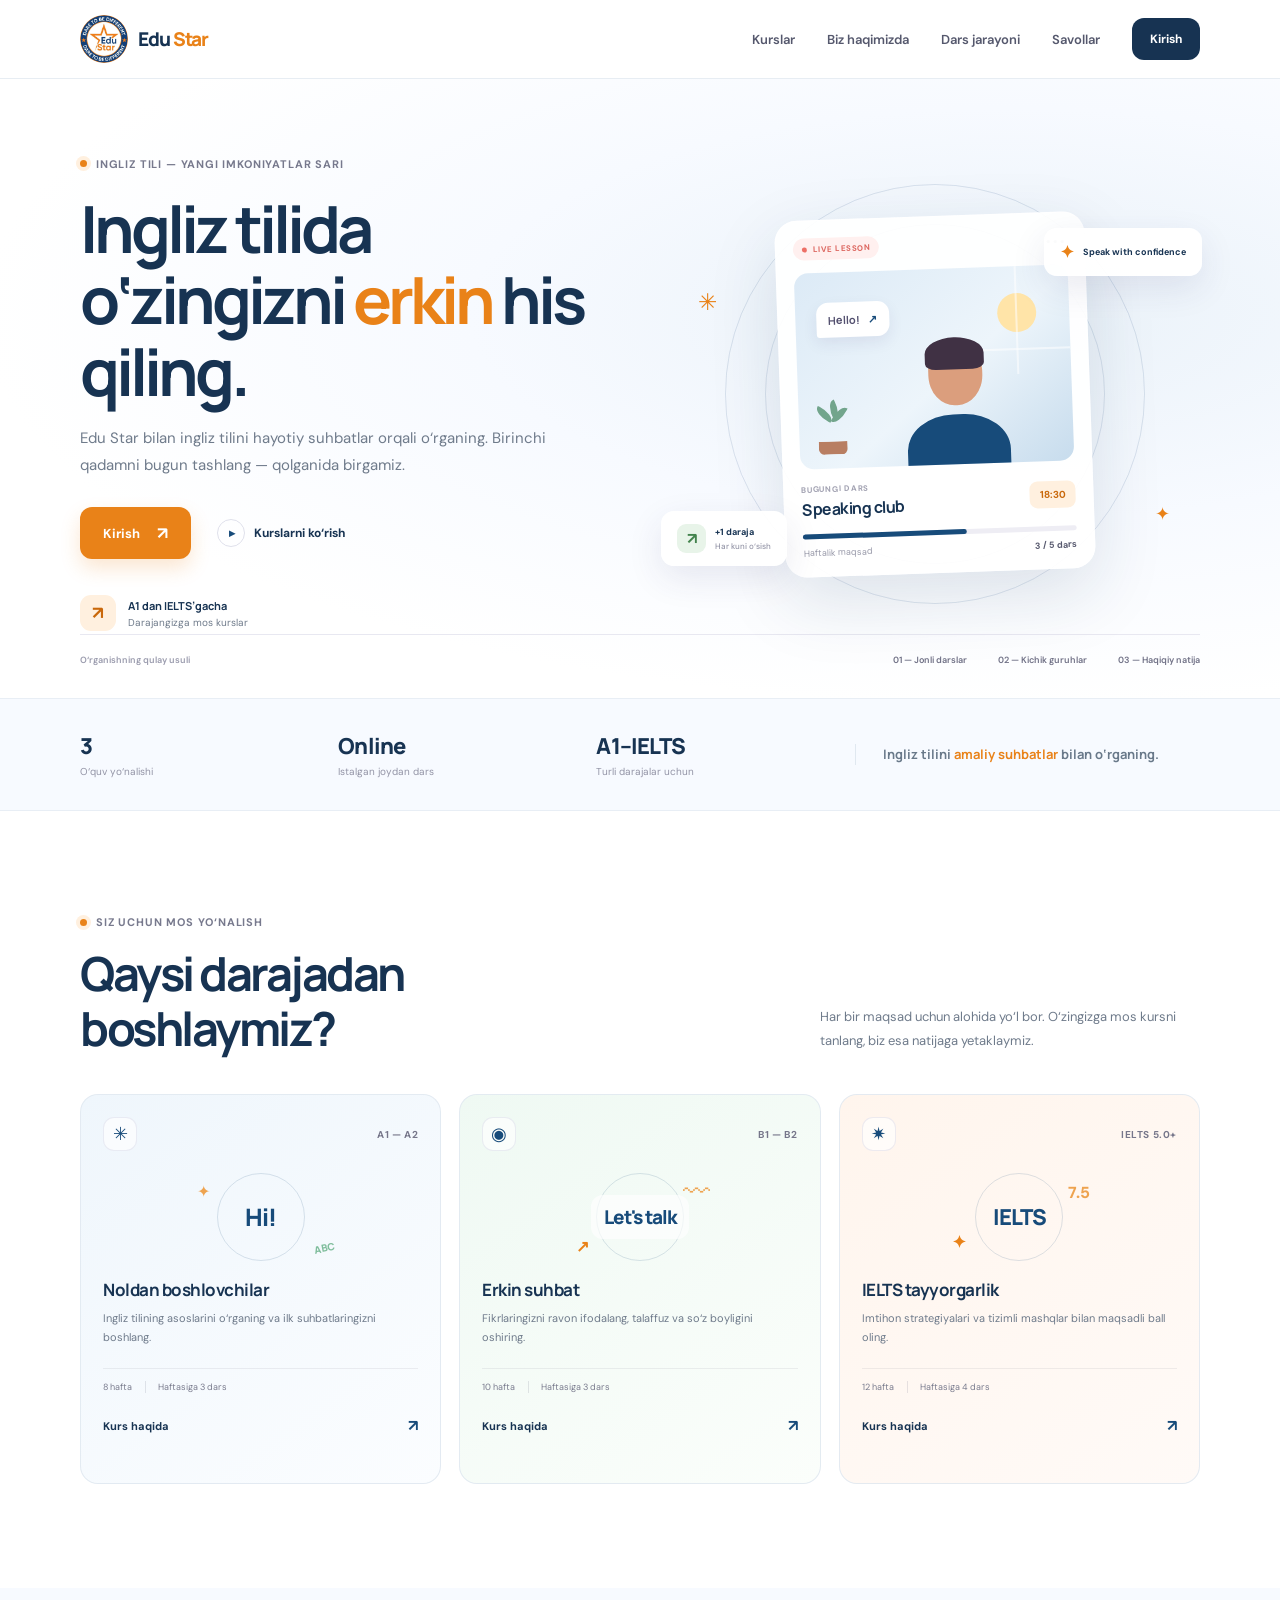
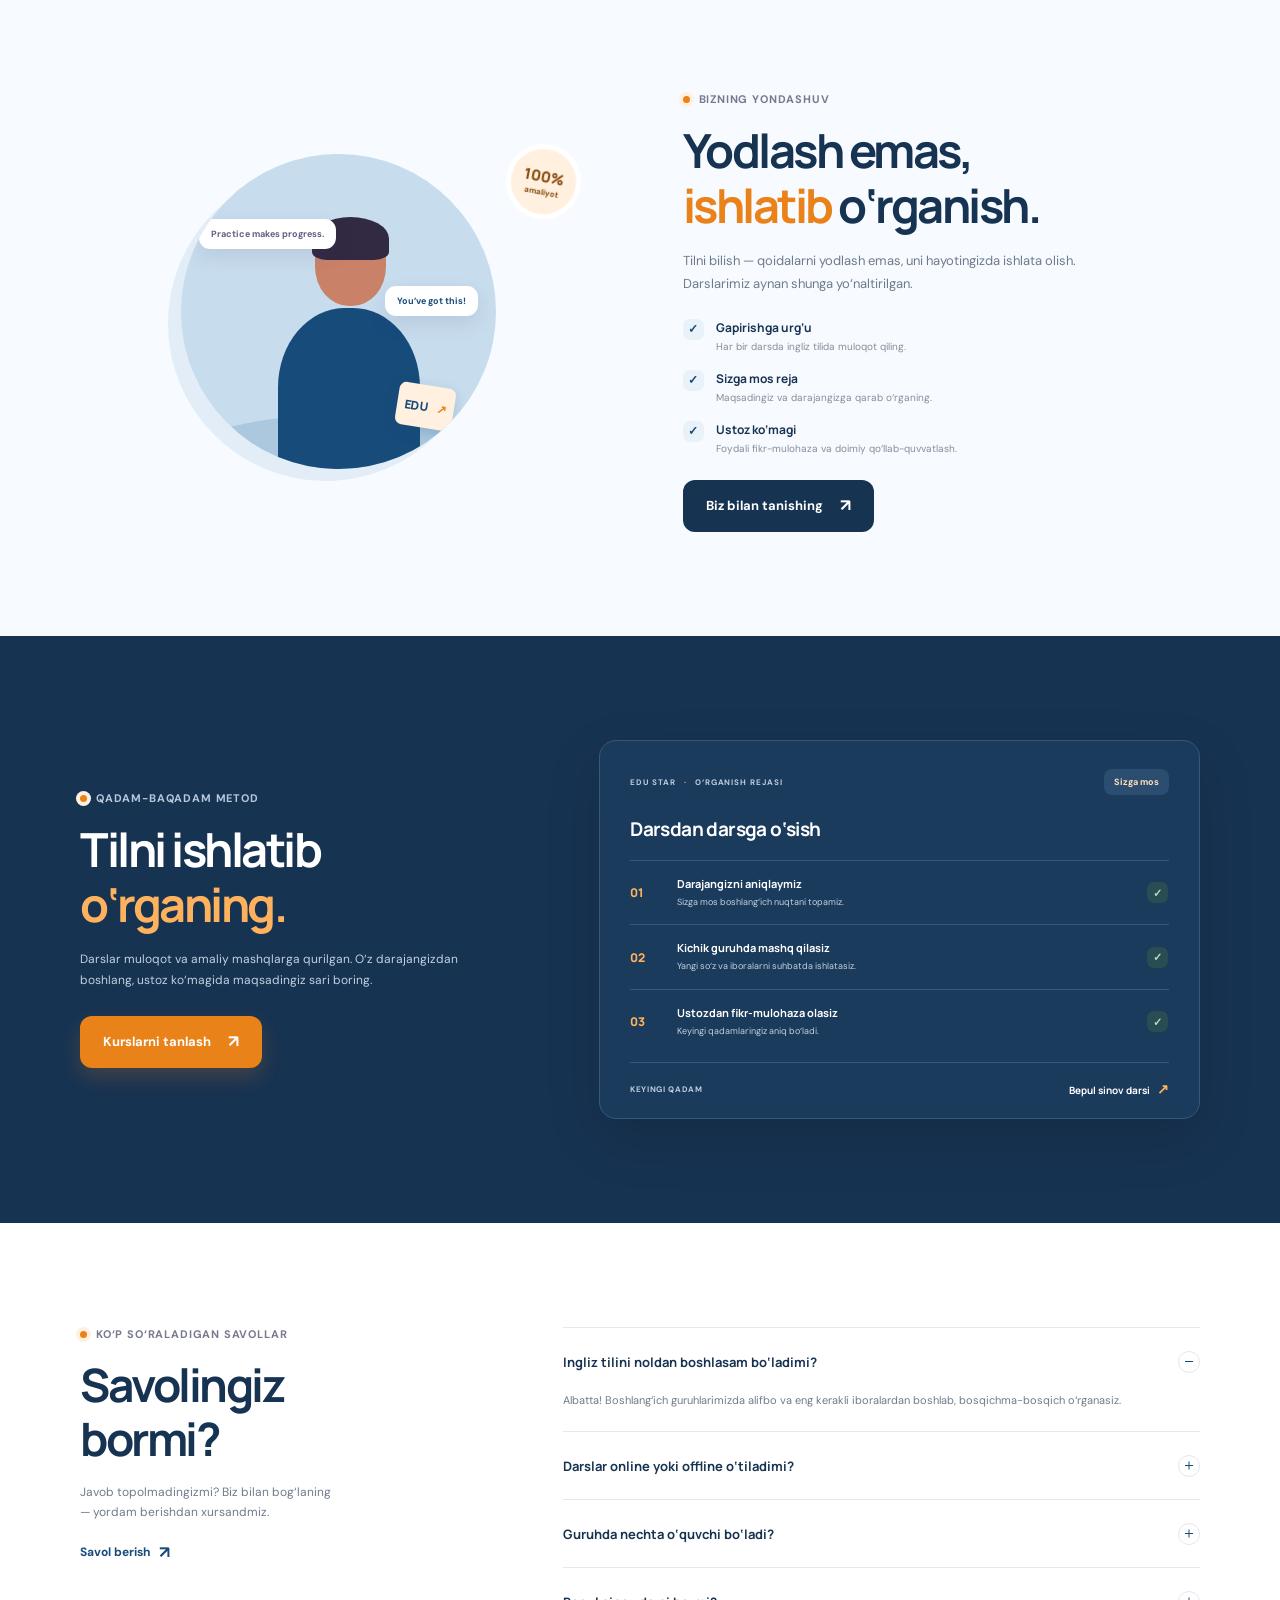
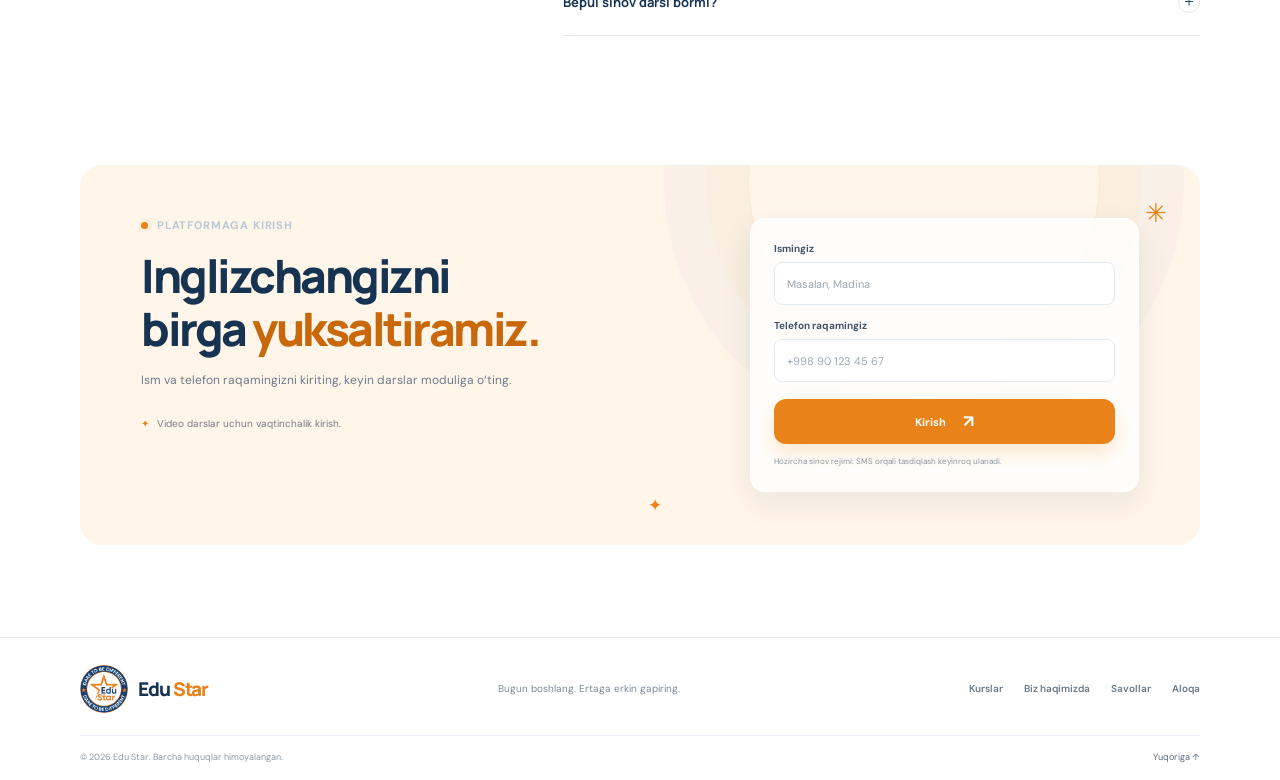
<file: index.html>
<!doctype html>
<html lang="uz">
  <head>
    <meta charset="UTF-8" />
    <meta name="viewport" content="width=device-width, initial-scale=1.0" />
    <meta
      name="description"
      content="Edu Star bilan ingliz tilini ishonch bilan o'rganing. Sizga mos kursni tanlang va ilk darsingizga yoziling."
    />
    <meta name="theme-color" content="#f7faff" />
    <meta name="google-site-verification" content="rsPSDa6e9acyLg28gBeXtJLa09QAk8QGlJ6qX73v8IU" />
    <title>Edu Star — Ingliz tilida yangi darajaga chiqing</title>
    <link rel="icon" type="image/png" href="assets/edu-star-logo.png" />
    <link rel="preconnect" href="https://fonts.googleapis.com" />
    <link rel="preconnect" href="https://fonts.gstatic.com" crossorigin />
    <link
      href="https://fonts.googleapis.com/css2?family=DM+Sans:wght@400;500;600;700&family=Manrope:wght@400;500;600;700;800&display=swap"
      rel="stylesheet"
    />
    <link rel="stylesheet" href="styles.css" />
    <script src="script.js" defer></script>
  </head>
  <body>
    <header class="site-header">
      <div class="container header-inner">
        <a class="brand" href="#home" aria-label="Edu Star bosh sahifa">
          <img class="brand-logo" src="assets/edu-star-logo.png" alt="" />
          <span class="brand-name">Edu<span> Star</span></span>
        </a>

        <button class="menu-toggle" type="button" aria-label="Menyuni ochish" aria-expanded="false">
          <span></span>
          <span></span>
        </button>

        <nav class="main-nav" aria-label="Asosiy navigatsiya">
          <a href="#courses">Kurslar</a>
          <a href="#about">Biz haqimizda</a>
          <a href="#learning">Dars jarayoni</a>
          <a href="#faq">Savollar</a>
          <a class="button button-small button-dark nav-cta" href="#contact">Kirish</a>
        </nav>
      </div>
    </header>

    <main>
      <section class="hero section" id="home">
        <div class="container hero-grid">
          <div class="hero-copy">
            <div class="eyebrow"><span class="eyebrow-dot"></span> Ingliz tili — yangi imkoniyatlar sari</div>
            <h1>Ingliz tilida<br />o‘zingizni <span>erkin</span> his qiling.</h1>
            <p class="hero-description">
              Edu Star bilan ingliz tilini hayotiy suhbatlar orqali o‘rganing.
              Birinchi qadamni bugun tashlang — qolganida birgamiz.
            </p>
            <div class="hero-actions">
              <a class="button button-primary" href="#contact">
                Kirish <span aria-hidden="true">↗</span>
              </a>
              <a class="text-link" href="#courses"><span class="play-icon">▶</span> Kurslarni ko‘rish</a>
            </div>
            <div class="hero-proof">
              <span class="proof-icon" aria-hidden="true">↗</span>
              <div>
                <strong class="proof-title">A1 dan IELTS’gacha</strong>
                <p>Darajangizga mos kurslar</p>
              </div>
            </div>
          </div>

          <div class="hero-visual" aria-label="Edu Star darslaridan lavha">
            <div class="visual-orbit orbit-one"></div>
            <div class="visual-orbit orbit-two"></div>
            <div class="floating-note note-top"><span class="note-icon">✦</span> Speak with confidence</div>
            <div class="study-card">
              <div class="study-card-top">
                <span class="live-pill"><span></span> LIVE LESSON</span>
                <span class="card-menu">•••</span>
              </div>
              <div class="lesson-illustration">
                <div class="window-sun"></div>
                <div class="window-line line-a"></div>
                <div class="window-line line-b"></div>
                <div class="plant"><i></i><i></i><i></i></div>
                <div class="person">
                  <div class="person-head"></div>
                  <div class="person-body"></div>
                </div>
                <div class="speech-bubble">Hello!<span>↗</span></div>
              </div>
              <div class="lesson-details">
                <div>
                  <p class="lesson-label">BUGUNGI DARS</p>
                  <h3>Speaking club</h3>
                </div>
                <span class="lesson-time">18:30</span>
              </div>
              <div class="lesson-progress"><span></span></div>
              <div class="lesson-footer"><span>Haftalik maqsad</span><strong>3 / 5 dars</strong></div>
            </div>
            <div class="floating-note note-bottom"><span class="streak-icon">↗</span><span><strong>+1 daraja</strong><small>Har kuni o‘sish</small></span></div>
            <span class="sparkle sparkle-one">✳</span>
            <span class="sparkle sparkle-two">✦</span>
          </div>
        </div>
        <div class="container hero-bottom">
          <span>O‘rganishning qulay usuli</span>
          <div class="hero-tags"><span>01 — Jonli darslar</span><span>02 — Kichik guruhlar</span><span>03 — Haqiqiy natija</span></div>
        </div>
      </section>

      <section class="trust-strip" aria-label="Edu Star afzalliklari">
        <div class="container trust-inner">
          <div><strong>3</strong><small>O‘quv yo‘nalishi</small></div>
          <div><strong>Online</strong><small>Istalgan joydan dars</small></div>
          <div><strong>A1–IELTS</strong><small>Turli darajalar uchun</small></div>
          <div class="trust-message">Ingliz tilini <span>amaliy suhbatlar</span> bilan o‘rganing.</div>
        </div>
      </section>

      <section class="section courses-section" id="courses">
        <div class="container">
          <div class="section-heading">
            <div>
              <div class="eyebrow"><span class="eyebrow-dot"></span> Siz uchun mos yo‘nalish</div>
              <h2>Qaysi darajadan<br />boshlaymiz?</h2>
            </div>
            <p>Har bir maqsad uchun alohida yo‘l bor. O‘zingizga mos kursni tanlang, biz esa natijaga yetaklaymiz.</p>
          </div>
          <div class="course-grid">
            <article class="course-card course-lavender">
              <div class="course-top"><span class="course-icon">✳</span><span class="course-level">A1 — A2</span></div>
              <div class="course-art beginner-art"><span>Hi!</span><i>✦</i><b>ABC</b></div>
              <h3>Noldan boshlovchilar</h3>
              <p>Ingliz tilining asoslarini o‘rganing va ilk suhbatlaringizni boshlang.</p>
              <div class="course-meta"><span>8 hafta</span><span>Haftasiga 3 dars</span></div>
              <a href="#contact" class="course-link">Kurs haqida <span>↗</span></a>
            </article>
            <article class="course-card course-mint">
              <div class="course-top"><span class="course-icon">◉</span><span class="course-level">B1 — B2</span></div>
              <div class="course-art speaking-art"><span>Let's talk</span><i>〰</i><b>↗</b></div>
              <h3>Erkin suhbat</h3>
              <p>Fikrlaringizni ravon ifodalang, talaffuz va so‘z boyligini oshiring.</p>
              <div class="course-meta"><span>10 hafta</span><span>Haftasiga 3 dars</span></div>
              <a href="#contact" class="course-link">Kurs haqida <span>↗</span></a>
            </article>
            <article class="course-card course-peach">
              <div class="course-top"><span class="course-icon">✷</span><span class="course-level">IELTS 5.0+</span></div>
              <div class="course-art ielts-art"><span>IELTS</span><i>7.5</i><b>✦</b></div>
              <h3>IELTS tayyorgarlik</h3>
              <p>Imtihon strategiyalari va tizimli mashqlar bilan maqsadli ball oling.</p>
              <div class="course-meta"><span>12 hafta</span><span>Haftasiga 4 dars</span></div>
              <a href="#contact" class="course-link">Kurs haqida <span>↗</span></a>
            </article>
          </div>
        </div>
      </section>

      <section class="section method-section" id="about">
        <div class="container method-grid">
          <div class="method-visual">
            <div class="method-circle circle-back"></div>
            <div class="method-circle circle-front">
              <div class="method-bubble bubble-one">Practice makes progress.</div>
              <div class="method-bubble bubble-two">You’ve got this!</div>
              <div class="method-person"><span></span><i></i></div>
              <div class="method-book">EDU<span>↗</span></div>
            </div>
            <div class="method-sticker"><span>100%</span><small>amaliyot</small></div>
          </div>
          <div class="method-copy">
            <div class="eyebrow"><span class="eyebrow-dot"></span> Bizning yondashuv</div>
            <h2>Yodlash emas,<br /><span>ishlatib</span> o‘rganish.</h2>
            <p class="method-intro">Tilni bilish — qoidalarni yodlash emas, uni hayotingizda ishlata olish. Darslarimiz aynan shunga yo‘naltirilgan.</p>
            <div class="method-list">
              <div><span class="check-mark">✓</span><p><strong>Gapirishga urg‘u</strong><small>Har bir darsda ingliz tilida muloqot qiling.</small></p></div>
              <div><span class="check-mark">✓</span><p><strong>Sizga mos reja</strong><small>Maqsadingiz va darajangizga qarab o‘rganing.</small></p></div>
              <div><span class="check-mark">✓</span><p><strong>Ustoz ko‘magi</strong><small>Foydali fikr-mulohaza va doimiy qo‘llab-quvvatlash.</small></p></div>
            </div>
            <a class="button button-dark" href="#contact">Biz bilan tanishing <span aria-hidden="true">↗</span></a>
          </div>
        </div>
      </section>

      <section class="section journey-section" id="learning">
        <div class="container journey-wrap">
          <div class="journey-heading">
            <div class="eyebrow eyebrow-light"><span class="eyebrow-dot"></span> QADAM-BAQADAM METOD</div>
            <h2>Tilni ishlatib<br /><span>o‘rganing.</span></h2>
            <p>Darslar muloqot va amaliy mashqlarga qurilgan. O‘z darajangizdan boshlang, ustoz ko‘magida maqsadingiz sari boring.</p>
            <a class="button button-primary" href="#courses">Kurslarni tanlash <span aria-hidden="true">↗</span></a>
          </div>
          <div class="journey-card">
            <div class="journey-card-top">
              <span class="journey-label">EDU STAR <span>·</span> O‘RGANISH REJASI</span>
              <span class="journey-tag">Sizga mos</span>
            </div>
            <h3>Darsdan darsga o‘sish</h3>
            <div class="journey-steps">
              <div class="journey-step">
                <span class="journey-number">01</span>
                <div><strong>Darajangizni aniqlaymiz</strong><small>Sizga mos boshlang‘ich nuqtani topamiz.</small></div>
                <span class="step-check">✓</span>
              </div>
              <div class="journey-step">
                <span class="journey-number">02</span>
                <div><strong>Kichik guruhda mashq qilasiz</strong><small>Yangi so‘z va iboralarni suhbatda ishlatasiz.</small></div>
                <span class="step-check">✓</span>
              </div>
              <div class="journey-step">
                <span class="journey-number">03</span>
                <div><strong>Ustozdan fikr-mulohaza olasiz</strong><small>Keyingi qadamlaringiz aniq bo‘ladi.</small></div>
                <span class="step-check">✓</span>
              </div>
            </div>
            <a class="journey-next" href="#contact"><span>KEYINGI QADAM</span><strong>Bepul sinov darsi <span aria-hidden="true">↗</span></strong></a>
          </div>
        </div>
      </section>

      <section class="section faq-section" id="faq">
        <div class="container faq-grid">
          <div>
            <div class="eyebrow"><span class="eyebrow-dot"></span> Ko‘p so‘raladigan savollar</div>
            <h2>Savolingiz<br />bormi?</h2>
            <p class="faq-side-note">Javob topolmadingizmi? Biz bilan bog‘laning — yordam berishdan xursandmiz.</p>
            <a class="text-link faq-contact" href="#contact">Savol berish <span>↗</span></a>
          </div>
          <div class="faq-list">
            <details open>
              <summary>Ingliz tilini noldan boshlasam bo‘ladimi?<span></span></summary>
              <p>Albatta! Boshlang‘ich guruhlarimizda alifbo va eng kerakli iboralardan boshlab, bosqichma-bosqich o‘rganasiz.</p>
            </details>
            <details>
              <summary>Darslar online yoki offline o‘tiladimi?<span></span></summary>
              <p>Darslarimiz online formatda o‘tiladi. Istalgan joydan qatnashishingiz va dars materiallariga qayta murojaat qilishingiz mumkin.</p>
            </details>
            <details>
              <summary>Guruhda nechta o‘quvchi bo‘ladi?<span></span></summary>
              <p>Har bir guruhda odatda 6–10 nafar o‘quvchi bo‘ladi. Bu har bir ishtirokchiga darsda faol gapirish imkonini beradi.</p>
            </details>
            <details>
              <summary>Bepul sinov darsi bormi?<span></span></summary>
              <p>Ha, birinchi tanishuv darsi bepul. Darajangizni aniqlab, sizga mos kursni birgalikda tanlaymiz.</p>
            </details>
          </div>
        </div>
      </section>

      <section class="section contact-section" id="contact">
        <div class="container contact-panel">
          <div class="contact-copy">
            <div class="eyebrow eyebrow-light"><span class="eyebrow-dot"></span> PLATFORMAGA KIRISH</div>
            <h2>Inglizchangizni<br />birga <span>yuksaltiramiz.</span></h2>
            <p>Ism va telefon raqamingizni kiriting, keyin darslar moduliga o‘ting.</p>
            <div class="contact-promise"><span>✦</span> Video darslar uchun vaqtinchalik kirish.</div>
          </div>
          <form class="contact-form" id="login-form">
            <label for="name">Ismingiz</label>
            <input id="name" name="name" type="text" placeholder="Masalan, Madina" autocomplete="name" minlength="2" maxlength="80" required />
            <label for="phone">Telefon raqamingiz</label>
            <input id="phone" name="phone" type="tel" inputmode="tel" placeholder="+998 90 123 45 67" autocomplete="tel" required />
            <button class="button button-primary form-submit" type="submit">Kirish <span aria-hidden="true">↗</span></button>
            <p class="form-message" id="login-message" role="status" aria-live="polite"></p>
            <small>Hozircha sinov rejimi: SMS orqali tasdiqlash keyinroq ulanadi.</small>
          </form>
          <span class="contact-spark contact-spark-one">✳</span>
          <span class="contact-spark contact-spark-two">✦</span>
        </div>
      </section>
    </main>

    <footer class="site-footer">
      <div class="container footer-main">
        <a class="brand footer-brand" href="#home" aria-label="Edu Star bosh sahifa">
          <img class="brand-logo" src="assets/edu-star-logo.png" alt="" />
          <span class="brand-name">Edu<span> Star</span></span>
        </a>
        <p>Bugun boshlang. Ertaga erkin gapiring.</p>
        <div class="footer-links"><a href="#courses">Kurslar</a><a href="#about">Biz haqimizda</a><a href="#faq">Savollar</a><a href="#contact">Aloqa</a></div>
      </div>
      <div class="container footer-bottom"><span>© 2026 Edu Star. Barcha huquqlar himoyalangan.</span><a href="#home">Yuqoriga ↑</a></div>
    </footer>
  </body>
</html>
</file>
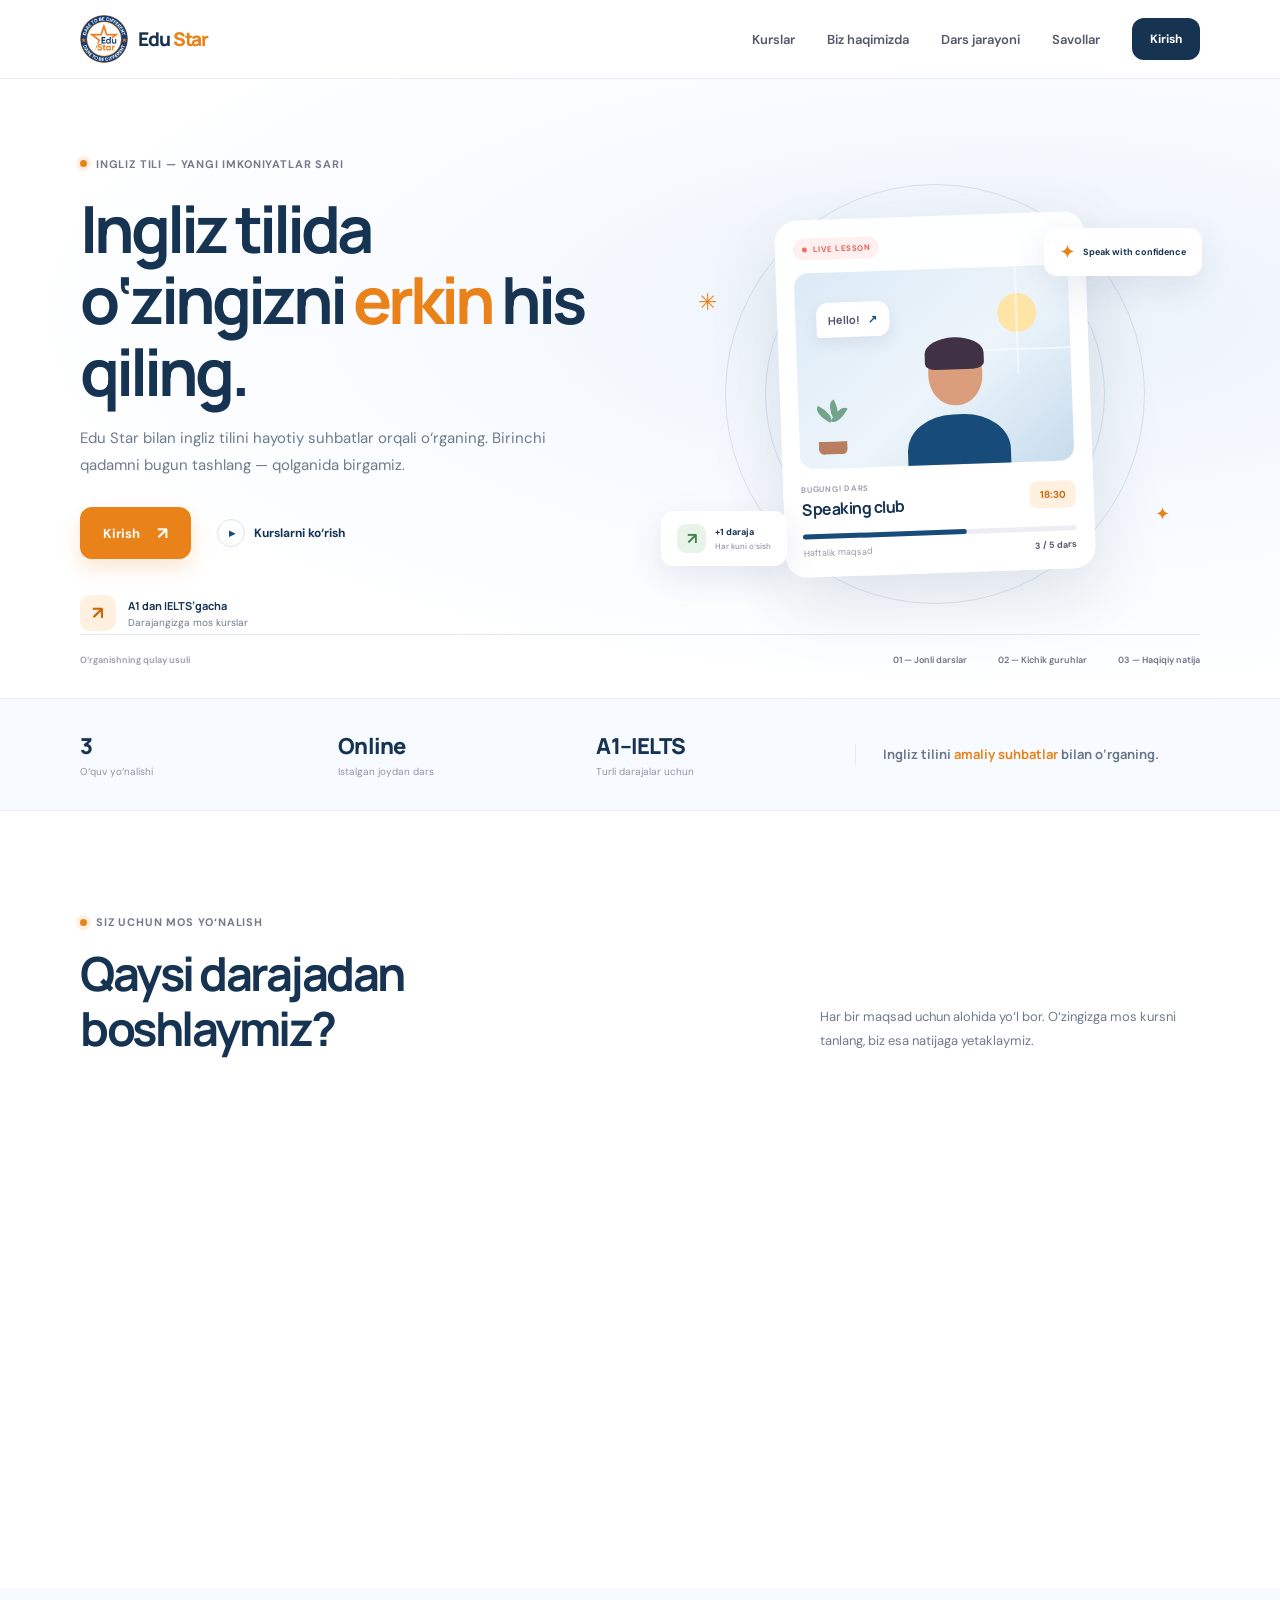
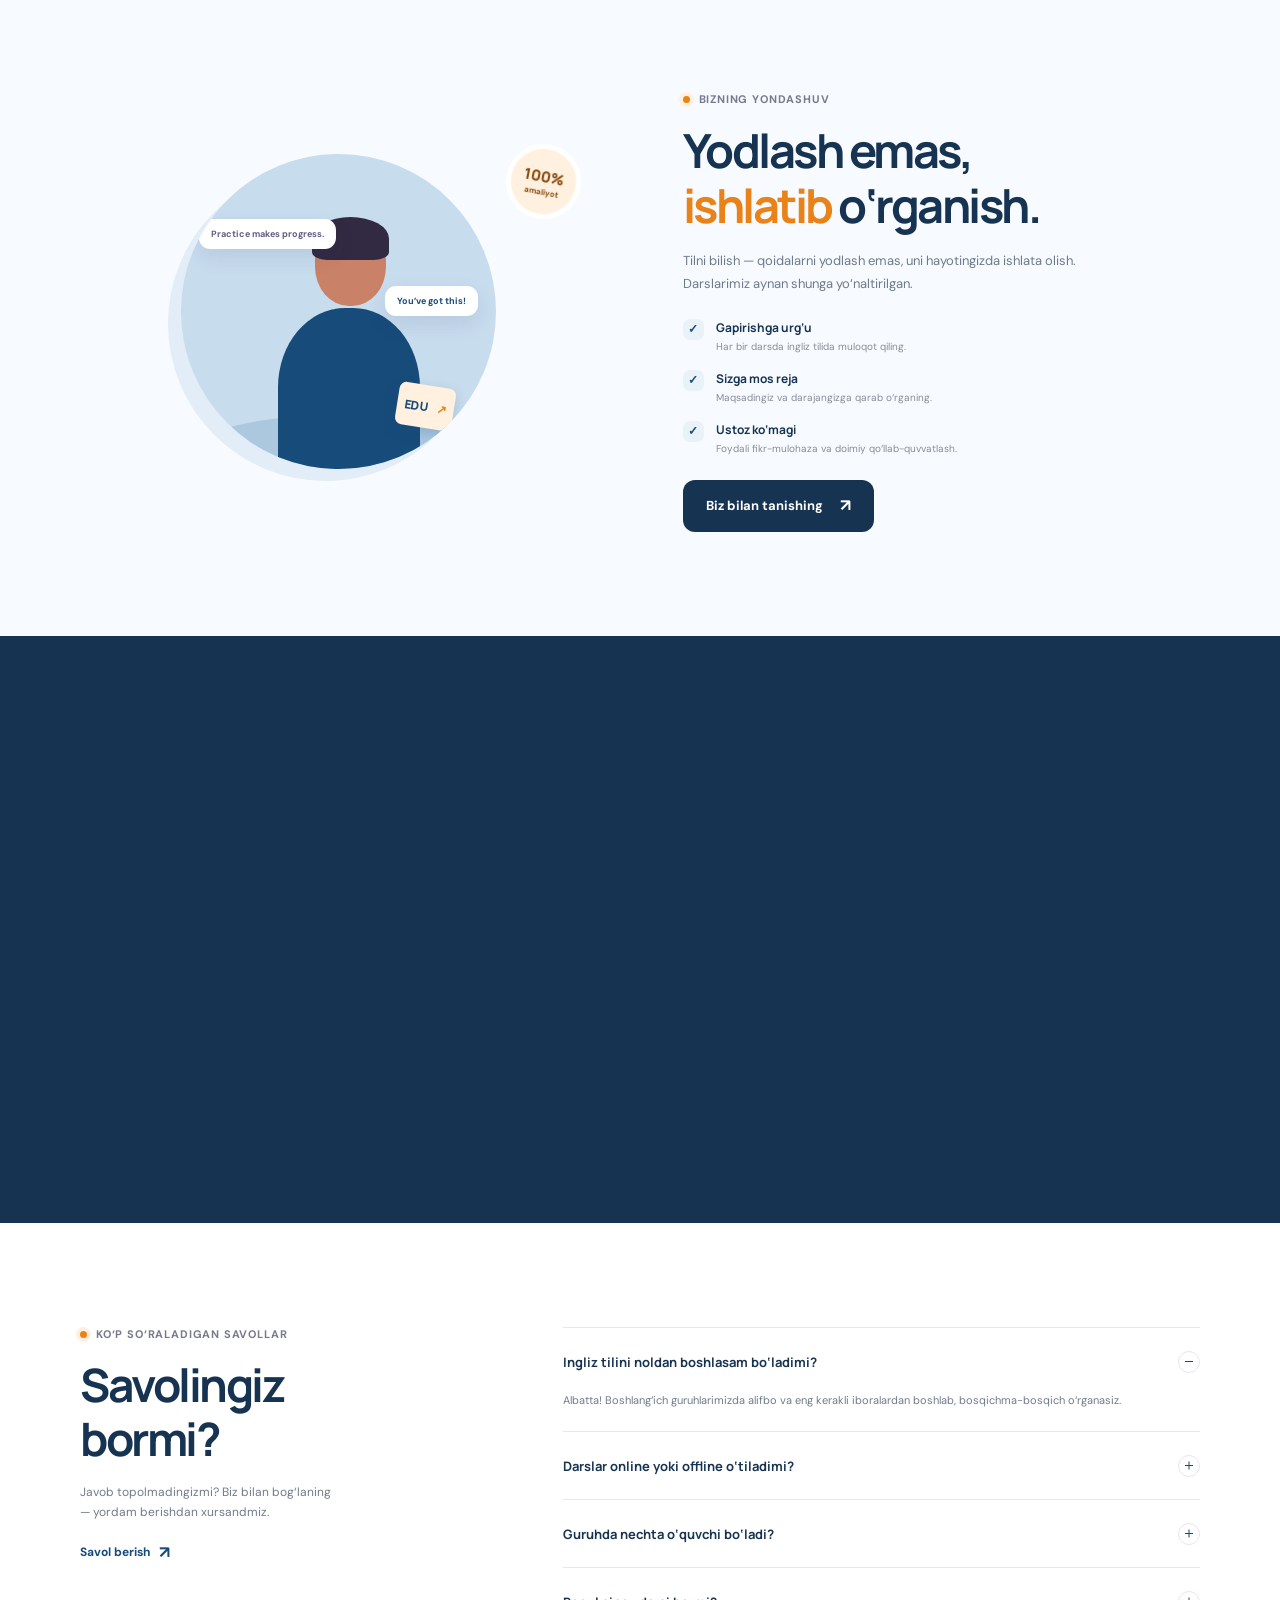
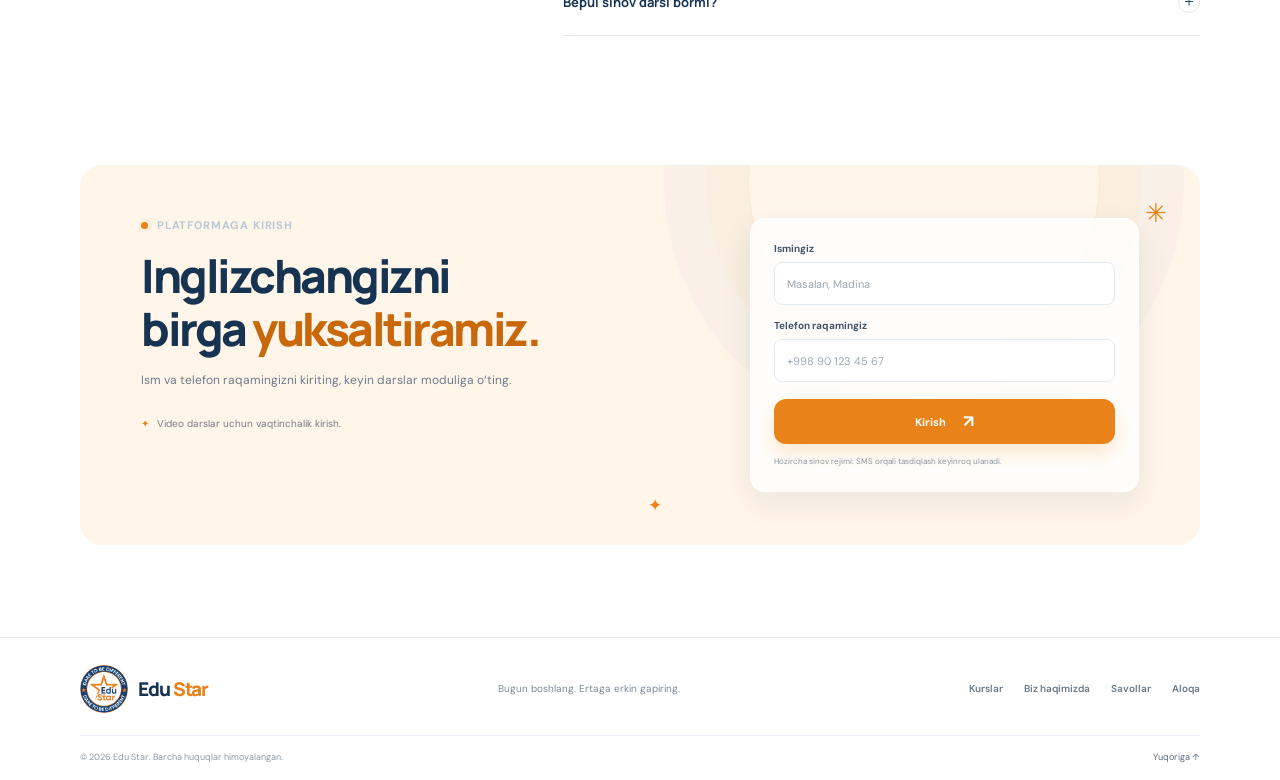
<file: lessons.html>
<!doctype html>
<html lang="uz">
  <head>
    <meta charset="UTF-8" />
    <meta name="viewport" content="width=device-width, initial-scale=1.0" />
    <meta name="robots" content="noindex, nofollow" />
    <meta name="theme-color" content="#f7faff" />
    <title>Exam Speaking Mocks — Edu Star</title>
    <link rel="icon" type="image/png" href="assets/edu-star-logo.png" />
    <link rel="preconnect" href="https://fonts.googleapis.com" />
    <link rel="preconnect" href="https://fonts.gstatic.com" crossorigin />
    <link
      href="https://fonts.googleapis.com/css2?family=DM+Sans:wght@400;500;600;700&family=Manrope:wght@400;500;600;700;800&display=swap"
      rel="stylesheet"
    />
    <link rel="stylesheet" href="styles.css" />
    <script src="lessons.js" defer></script>
  </head>
  <body>
    <header class="site-header">
      <div class="container header-inner student-header">
        <a class="brand" href="index.html" aria-label="Edu Star bosh sahifa">
          <img class="brand-logo" src="assets/edu-star-logo.png" alt="" />
          <span class="brand-name">Edu<span> Star</span></span>
        </a>
        <div class="student-session">
          <span class="student-greeting">Salom, <strong id="student-name"></strong></span>
          <button class="student-logout" id="logout" type="button">Chiqish</button>
        </div>
      </div>
    </header>

    <main class="student-main">
      <section class="section student-section">
        <div class="container">
          <div class="module-tabs" role="tablist" aria-label="O‘quv bo‘limlari">
            <button
              class="module-tab"
              id="reading-tab"
              type="button"
              role="tab"
              aria-selected="true"
              aria-controls="reading-panel"
              data-module="reading"
            >
              Reading <span>(CEFR)</span>
            </button>
            <button
              class="module-tab"
              id="speaking-tab"
              type="button"
              role="tab"
              aria-selected="false"
              aria-controls="speaking-panel"
              data-module="speaking"
            >
              Exam Speaking Mocks
            </button>
          </div>

          <div class="module-panel" id="reading-panel" role="tabpanel" aria-labelledby="reading-tab">
            <div class="student-intro">
              <div class="eyebrow"><span class="eyebrow-dot"></span> CEFR O‘QUV MODULI</div>
              <h1>Reading (CEFR)</h1>
              <p>Darajangizga mos reading matnlari, topshiriqlar va testlar bu bo‘limda joylanadi.</p>
            </div>

            <div class="lesson-grid">
              <article class="lesson-card">
                <div class="lesson-video">
                  <video controls preload="metadata" playsinline>
                    <source src="assets/videos/reading-completion-technique.mp4" type="video/mp4" />
                    Brauzeringiz videoni o‘ynata olmaydi.
                  </video>
                </div>
                <div class="lesson-card-body">
                  <span class="lesson-number">LESSON 01</span>
                  <h2>Reading Completion: bajarish texnikasi</h2>
                </div>
              </article>
            </div>
          </div>

          <div class="module-panel" id="speaking-panel" role="tabpanel" aria-labelledby="speaking-tab" hidden>
          <div class="student-intro">
            <div class="eyebrow"><span class="eyebrow-dot"></span> O‘QUV MODULI</div>
            <h1>Exam Speaking Mocks</h1>
            <p>Haqiqiy imtihon formatidagi speaking mashqlarini ketma-ket tomosha qiling.</p>
          </div>

          <div class="lesson-grid">
            <article class="lesson-card">
              <div class="lesson-video">
                <video controls preload="metadata" playsinline>
                  <source src="assets/videos/exam-speaking-mock-01.mp4" type="video/mp4" />
                  Brauzeringiz videoni o‘ynata olmaydi.
                </video>
              </div>
              <div class="lesson-card-body">
                <span class="lesson-number">MOCK 01</span>
                <h2>Real Exam Speaking Mock</h2>
              </div>
            </article>
            <article class="lesson-card">
              <div class="lesson-video">
                <video controls preload="metadata" playsinline>
                  <source src="assets/videos/exam-speaking-mock-02.mp4" type="video/mp4" />
                  Brauzeringiz videoni o‘ynata olmaydi.
                </video>
              </div>
              <div class="lesson-card-body">
                <span class="lesson-number">MOCK 02</span>
                <h2>Real Exam Speaking Mock</h2>
              </div>
            </article>
            <article class="lesson-card">
              <div class="lesson-video">
                <video controls preload="metadata" playsinline>
                  <source src="assets/videos/exam-speaking-mock-03.mp4" type="video/mp4" />
                  Brauzeringiz videoni o‘ynata olmaydi.
                </video>
              </div>
              <div class="lesson-card-body">
                <span class="lesson-number">MOCK 03</span>
                <h2>Real Exam Speaking Mock</h2>
              </div>
            </article>
            <article class="lesson-card">
              <div class="lesson-video">
                <video controls preload="metadata" playsinline>
                  <source src="assets/videos/exam-speaking-mock-04.mp4" type="video/mp4" />
                  Brauzeringiz videoni o‘ynata olmaydi.
                </video>
              </div>
              <div class="lesson-card-body">
                <span class="lesson-number">MOCK 04</span>
                <h2>Real Exam Speaking Mock</h2>
              </div>
            </article>
          </div>

          <p class="student-demo-note">Kirish hozircha sinov rejimida. SMS orqali tasdiqlash keyinroq ulanadi.</p>
          </div>
        </div>
      </section>
    </main>

    <footer class="site-footer">
      <div class="container footer-bottom">
        <span>© 2026 Edu Star. Barcha huquqlar himoyalangan.</span>
        <a href="index.html#contact">Bosh sahifa</a>
      </div>
    </footer>
  </body>
</html>
</file>
<file: styles.css>
:root {
  color-scheme: light;
  --ink: #173352;
  --muted: #6f7b8b;
  --blue: #174b7a;
  --blue-deep: #10385f;
  --orange: #e98218;
  --orange-deep: #c9680b;
  --lavender: #eaf2f9;
  --line: #e2e9f1;
  --paper: #fff;
  --soft: #f7faff;
  --font-display: "Manrope", sans-serif;
  --font-body: "DM Sans", sans-serif;
}

* { box-sizing: border-box; }
html { scroll-behavior: smooth; scroll-padding-top: 90px; }
body { margin: 0; background: var(--paper); color: var(--ink); font-family: var(--font-body); -webkit-font-smoothing: antialiased; }
button, input { font: inherit; }
a { color: inherit; text-decoration: none; }
.container { width: min(1120px, calc(100% - 48px)); margin-inline: auto; }
.section { padding: 104px 0; }
.site-header { position: sticky; z-index: 20; top: 0; background: rgba(255,255,255,.9); backdrop-filter: blur(18px); border-bottom: 1px solid rgba(226,233,241,.8); }
.header-inner { display: flex; align-items: center; justify-content: space-between; height: 78px; }
.brand { display: inline-flex; align-items: center; gap: 10px; }
.brand-logo { display: block; width: 48px; height: 48px; flex: 0 0 auto; border-radius: 50%; object-fit: contain; transition: transform .25s ease; }
.brand:hover .brand-logo { transform: rotate(-4deg) scale(1.04); }
.brand-name { font: 800 19px var(--font-display); letter-spacing: -1.1px; }
.brand-name span { color: var(--orange); }
.main-nav { display: flex; align-items: center; gap: 32px; color: #55586d; font-size: 13px; font-weight: 600; }
.main-nav > a:not(.button):hover, .footer-links a:hover { color: var(--orange); }
.button { display: inline-flex; min-height: 52px; align-items: center; justify-content: center; gap: 17px; padding: 0 23px; border: 0; border-radius: 12px; font-size: 13px; font-weight: 700; transition: transform .2s, box-shadow .2s, background .2s; cursor: pointer; }
.button:hover { transform: translateY(-2px); box-shadow: 0 12px 25px rgba(23,63,112,.16); }
.button-small { min-height: 42px; padding-inline: 18px; font-size: 12px; }
.button-primary { background: var(--orange); color: white; box-shadow: 0 9px 20px rgba(233,130,24,.2); }
.button-primary:hover { background: var(--orange-deep); }
.button-dark { background: var(--ink); color: white; }
.button-dark:hover { background: #24496d; }
.button span { font-size: 17px; line-height: 1; }
.menu-toggle { display: none; }

.hero { position: relative; overflow: hidden; padding-top: 75px; padding-bottom: 32px; background: radial-gradient(ellipse at 79% 38%, #eaf2f9 0, #f7faff 38%, #fff 72%); }
.hero-grid { display: grid; min-height: 480px; grid-template-columns: 1.03fr .97fr; align-items: center; gap: 28px; }
.hero-copy { animation: fade-up .65s ease-out both; }
.eyebrow { display: flex; align-items: center; gap: 9px; color: #77798d; font-size: 11px; font-weight: 700; letter-spacing: .075em; text-transform: uppercase; }
.eyebrow-dot { width: 7px; height: 7px; border-radius: 50%; background: var(--orange); box-shadow: 0 0 0 4px #fff0df; }
h1, h2, h3, p { margin-top: 0; }
h1, h2, h3 { font-family: var(--font-display); }
.hero h1 { margin: 22px 0 18px; font-size: clamp(43px, 5.1vw, 65px); line-height: 1.1; letter-spacing: -4px; }
.hero h1 span, .method-copy h2 span, .contact-copy h2 span { color: var(--orange); }
.hero-description { max-width: 470px; color: var(--muted); font-size: 15px; line-height: 1.8; }
.hero-actions { display: flex; align-items: center; gap: 26px; margin-top: 28px; }
.text-link { display: inline-flex; align-items: center; gap: 9px; font-size: 12px; font-weight: 700; }
.play-icon { display: grid; width: 28px; height: 28px; place-items: center; padding-left: 2px; border: 1px solid #dfe0eb; border-radius: 50%; color: var(--blue); font-size: 8px; }
.hero-proof { display: flex; align-items: center; gap: 12px; margin-top: 36px; }
.proof-icon { display: grid; width: 36px; height: 36px; flex: 0 0 auto; place-items: center; border-radius: 11px; background: #fff0df; color: var(--orange-deep); font-size: 18px; font-weight: 700; }
.hero-proof p { margin: 3px 0 0; color: var(--muted); font-size: 10px; }.hero-proof strong { color: var(--ink); }.proof-title { display: block; font: 700 11px var(--font-display); }
.hero-visual { position: relative; display: grid; min-height: 455px; place-items: center; animation: fade-in .85s .12s ease-out both; }
.visual-orbit { position: absolute; border: 1px solid rgba(23,75,122,.13); border-radius: 50%; }
.orbit-one { width: 420px; height: 420px; }.orbit-two { width: 340px; height: 340px; }
.study-card { position: relative; z-index: 2; width: 310px; padding: 17px; border: 1px solid rgba(255,255,255,.85); border-radius: 22px; background: rgba(255,255,255,.92); box-shadow: 0 24px 70px rgba(23,51,82,.13); transform: rotate(-2deg); }
.study-card-top, .lesson-details, .lesson-footer { display: flex; align-items: center; justify-content: space-between; }
.live-pill { display: inline-flex; align-items: center; gap: 6px; padding: 6px 9px; border-radius: 20px; background: #fff0ef; color: #dc655e; font-size: 8px; font-weight: 700; letter-spacing: .06em; }
.live-pill span { width: 5px; height: 5px; border-radius: 50%; background: #ed6f66; }
.card-menu { color: #a4a5b4; font-size: 13px; letter-spacing: 2px; }
.lesson-illustration { position: relative; overflow: hidden; height: 196px; margin: 13px 0 15px; border-radius: 14px; background: linear-gradient(140deg, #dceaf6, #edf5fb 55%, #c7dced); }
.window-sun { position: absolute; top: 27px; right: 33px; width: 39px; height: 39px; border-radius: 50%; background: #ffe4a8; }
.window-line { position: absolute; top: 0; right: 52px; width: 2px; height: 108px; background: rgba(255,255,255,.55); }
.line-b { right: 0; top: 82px; width: 125px; height: 2px; }
.plant { position: absolute; bottom: 14px; left: 19px; width: 29px; height: 43px; border-bottom: 13px solid #b87e62; border-radius: 0 0 6px 6px; }
.plant i { position: absolute; bottom: 22px; left: 12px; width: 9px; height: 19px; border-radius: 90% 0 90% 0; background: #72a58c; transform: rotate(-25deg); }
.plant i:nth-child(2) { left: 2px; bottom: 18px; transform: rotate(-60deg); }.plant i:nth-child(3) { left: 17px; bottom: 17px; transform: rotate(30deg); }
.person { position: absolute; bottom: 0; left: 96px; width: 113px; height: 126px; }
.person-head { position: absolute; z-index: 1; top: 4px; left: 35px; width: 54px; height: 63px; border-radius: 45% 45% 48% 48%; background: #db9e7d; }
.person-head:before { position: absolute; top: -5px; left: -3px; width: 59px; height: 32px; border-radius: 52% 52% 20% 20%; background: #403144; content: ""; }
.person-body { position: absolute; bottom: -30px; left: 12px; width: 103px; height: 80px; border-radius: 45% 45% 0 0; background: var(--blue); }
.speech-bubble { position: absolute; z-index: 3; top: 30px; left: 21px; padding: 10px 12px; border-radius: 12px 12px 12px 3px; background: white; color: #53506f; font: 700 11px var(--font-display); box-shadow: 0 6px 15px rgba(50,44,100,.08); }
.speech-bubble span { margin-left: 8px; color: var(--blue); }
.lesson-details h3 { margin: 4px 0 0; font-size: 16px; letter-spacing: -.5px; }
.lesson-label { margin: 0; color: #a1a1b1; font-size: 8px; font-weight: 700; letter-spacing: .09em; }
.lesson-time { padding: 7px 10px; border-radius: 8px; background: #fff0df; color: var(--orange-deep); font-size: 10px; font-weight: 700; }
.lesson-progress { height: 5px; margin: 14px 0 8px; border-radius: 5px; background: #eeedf4; }.lesson-progress span { display: block; width: 60%; height: 100%; border-radius: inherit; background: var(--blue); }
.lesson-footer { color: #9899a9; font-size: 9px; }.lesson-footer strong { color: #57596e; font-size: 9px; }
.floating-note { position: absolute; z-index: 3; display: flex; align-items: center; gap: 9px; padding: 12px 15px; border: 1px solid rgba(255,255,255,.8); border-radius: 13px; background: rgba(255,255,255,.95); box-shadow: 0 12px 35px rgba(46,45,103,.1); font-size: 9px; font-weight: 700; }
.note-top { top: 61px; right: -2px; animation: float-note 5s ease-in-out infinite; }.note-icon { color: var(--orange); font-size: 17px; }.note-bottom { bottom: 56px; left: -9px; animation: float-note 5s 1.2s ease-in-out infinite; }.streak-icon { display: grid; width: 29px; height: 29px; place-items: center; border-radius: 9px; background: #e8f4e9; color: #43834d; font-size: 16px; }.note-bottom strong, .note-bottom small { display: block; }.note-bottom small { margin-top: 3px; color: #9394a6; font-size: 8px; font-weight: 500; }
.sparkle { position: absolute; color: var(--orange); animation: sparkle 3s ease-in-out infinite; }.sparkle-one { top: 120px; left: 28px; font-size: 23px; }.sparkle-two { right: 30px; bottom: 96px; font-size: 18px; animation-delay: 1.1s; }
.hero-bottom { display: flex; align-items: center; justify-content: space-between; padding-top: 19px; border-top: 1px solid #e8e8f1; color: #9a9bad; font-size: 9px; font-weight: 600; }
.hero-tags { display: flex; gap: 31px; color: #707186; }.hero-tags span { white-space: nowrap; }
.trust-strip { background: #f7faff; border-block: 1px solid #e8eef5; }
.trust-inner { display: grid; min-height: 111px; grid-template-columns: repeat(3, 1fr) 1.5fr; align-items: center; gap: 28px; }
.trust-inner > div:not(.trust-message) { display: flex; flex-direction: column; gap: 4px; }.trust-inner strong { font: 800 22px var(--font-display); letter-spacing: -.8px; }.trust-inner small { color: #9293a5; font-size: 10px; }
.trust-message { padding-left: 27px; border-left: 1px solid #e0e8f0; color: #69798a; font: 700 13px/1.6 var(--font-display); }.trust-message span { color: var(--orange); }

.section-heading { display: flex; align-items: end; justify-content: space-between; gap: 40px; margin-bottom: 39px; }
.section-heading h2, .method-copy h2, .journey-heading h2, .faq-grid h2 { margin: 17px 0 0; font-size: clamp(34px, 4vw, 47px); line-height: 1.16; letter-spacing: -2.5px; }
.section-heading > p { max-width: 380px; margin-bottom: 3px; color: var(--muted); font-size: 13px; line-height: 1.8; }
.course-grid { display: grid; grid-template-columns: repeat(3, 1fr); gap: 18px; }
.course-card { overflow: hidden; min-height: 390px; padding: 22px; border: 1px solid rgba(226,233,241,.9); border-radius: 18px; transition: transform .22s, box-shadow .22s; animation: fade-in .55s ease-out both; }
.course-card:nth-child(2) { animation-delay: .1s; }.course-card:nth-child(3) { animation-delay: .2s; }
.course-card:hover { transform: translateY(-5px); box-shadow: 0 16px 38px rgba(40,39,80,.09); }
.course-lavender { background: linear-gradient(145deg, #eff6fc, #fbfdff); }.course-mint { background: linear-gradient(145deg, #eff9f3, #fbfefb); }.course-peach { background: linear-gradient(145deg, #fff5ed, #fffaf7); }
.course-top { display: flex; align-items: center; justify-content: space-between; }.course-icon { display: grid; width: 34px; height: 34px; place-items: center; border: 1px solid rgba(80,76,151,.1); border-radius: 11px; background: rgba(255,255,255,.65); color: var(--blue); font-size: 18px; }.course-level { color: #76768a; font-size: 10px; font-weight: 700; letter-spacing: .06em; }
.course-art { position: relative; display: grid; height: 105px; place-items: center; margin: 13px -2px 9px; }
.course-art > span { position: relative; z-index: 1; color: var(--blue); font: 800 24px var(--font-display); letter-spacing: -1px; }.course-art > i { position: absolute; font-style: normal; color: #eea34f; }.course-art > b { position: absolute; font: 800 10px var(--font-display); }
.beginner-art:before, .speaking-art:before, .ielts-art:before { position: absolute; width: 86px; height: 86px; border: 1px solid rgba(23,75,122,.15); border-radius: 50%; content: ""; }.beginner-art i { top: 17px; left: 30%; font-size: 16px; }.beginner-art b { right: 27%; bottom: 14px; color: #80be9d; transform: rotate(-11deg); }.speaking-art > span { padding: 9px 13px; border-radius: 12px; background: rgba(255,255,255,.68); font-size: 19px; }.speaking-art i { top: 10px; right: 28%; font-size: 27px; }.speaking-art b { bottom: 12px; left: 30%; color: var(--orange); font-size: 16px; }.ielts-art > span { font-size: 22px; }.ielts-art > i { top: 18px; right: 28%; font-size: 16px; font-weight: 800; }.ielts-art b { bottom: 16px; left: 29%; color: var(--orange); font-size: 17px; }
.course-card h3 { margin: 7px 0 8px; font-size: 17px; letter-spacing: -.5px; }.course-card > p { min-height: 43px; margin-bottom: 16px; color: var(--muted); font-size: 11px; line-height: 1.7; }
.course-meta { display: flex; gap: 13px; padding-block: 12px; border-top: 1px solid rgba(50,50,80,.08); color: #797b8d; font-size: 9px; }.course-meta span + span { padding-left: 12px; border-left: 1px solid rgba(50,50,80,.12); }
.course-link { display: flex; align-items: center; justify-content: space-between; padding-top: 10px; color: var(--ink); font-size: 11px; font-weight: 700; }.course-link span { color: var(--blue); font-size: 16px; }

.method-section { background: #f7faff; }
.method-grid { display: grid; grid-template-columns: 1fr 1fr; align-items: center; gap: 85px; }
.method-visual { position: relative; display: grid; min-height: 420px; place-items: center; animation: fade-in .8s ease-out both; }
.method-circle { position: absolute; width: 315px; height: 315px; border-radius: 50%; }.circle-back { background: #e2edf7; transform: translate(-13px, 12px); }.circle-front { overflow: hidden; background: #c7dced; }
.circle-front:after { position: absolute; right: -10px; bottom: -46px; left: -10px; height: 100px; border-radius: 50% 50% 0 0; background: #abc8df; content: ""; }
.method-person { position: absolute; z-index: 1; bottom: 20px; left: 95px; width: 146px; height: 225px; }
.method-person span { position: absolute; top: 0; left: 39px; width: 71px; height: 82px; border-radius: 44% 44% 48% 48%; background: #c98267; }.method-person span:before { position: absolute; top: -7px; left: -3px; width: 77px; height: 43px; border-radius: 52% 52% 20% 20%; background: #322a42; content: ""; }.method-person i { position: absolute; bottom: -28px; left: 2px; width: 142px; height: 169px; border-radius: 47% 47% 0 0; background: var(--blue); }
.method-bubble { position: absolute; z-index: 3; padding: 9px 12px; border-radius: 11px; background: white; color: #625e83; font-size: 9px; font-weight: 700; box-shadow: 0 8px 20px rgba(46,45,103,.1); }.bubble-one { top: 65px; left: 18px; }.bubble-two { top: 132px; right: 18px; color: var(--blue); }
.method-book { position: absolute; z-index: 4; right: 42px; bottom: 41px; display: flex; width: 57px; height: 43px; align-items: center; justify-content: center; gap: 8px; border-radius: 7px; background: #fff0df; color: var(--blue); font: 800 12px var(--font-display); box-shadow: 0 5px 13px rgba(23,75,122,.2); transform: rotate(9deg); }.method-book span { color: var(--orange); }
.method-sticker { position: absolute; z-index: 5; top: 42px; right: 17px; display: flex; width: 75px; height: 75px; flex-direction: column; align-items: center; justify-content: center; border: 5px solid white; border-radius: 50%; background: #fff0df; color: #8a4c10; transform: rotate(11deg); }.method-sticker span { font: 800 15px var(--font-display); }.method-sticker small { font-size: 8px; font-weight: 700; }
.method-copy h2 { margin-bottom: 17px; }.method-intro { max-width: 455px; color: var(--muted); font-size: 13px; line-height: 1.8; }
.method-list { display: grid; gap: 17px; margin: 23px 0 25px; }.method-list > div { display: flex; align-items: flex-start; gap: 12px; }.check-mark { display: grid; width: 21px; height: 21px; flex: 0 0 auto; place-items: center; border-radius: 7px; background: #eaf2f9; color: var(--blue); font-size: 12px; font-weight: 800; }.method-list p { margin: 0; }.method-list strong, .method-list small { display: block; }.method-list strong { margin-bottom: 4px; font: 700 12px var(--font-display); }.method-list small { color: #8a8b9b; font-size: 10px; }

.journey-section { background: var(--ink); color: white; }.journey-wrap { display: grid; grid-template-columns: .85fr 1.15fr; align-items: center; gap: 75px; }.eyebrow-light { color: #b8c8d8; }.journey-heading { animation: fade-up .65s ease-out both; }.journey-heading h2 { margin-bottom: 17px; }.journey-heading h2 span { color: #ffb25d; }.journey-heading > p { max-width: 400px; margin-bottom: 24px; color: #c2d0df; font-size: 12px; line-height: 1.8; }
.journey-card { padding: 28px 30px 20px; border: 1px solid #385878; border-radius: 17px; background: #1b3b5d; box-shadow: 0 20px 55px rgba(0,0,0,.14); animation: fade-up .7s .12s ease-out both; }.journey-card-top { display: flex; align-items: center; justify-content: space-between; gap: 15px; }.journey-label { color: #bdcddd; font-size: 8px; font-weight: 700; letter-spacing: .12em; }.journey-label span { padding-inline: 5px; color: #ffad52; }.journey-tag { padding: 7px 10px; border-radius: 8px; background: #2b4d70; color: #ffe0bb; font-size: 9px; font-weight: 700; }.journey-card h3 { margin: 21px 0 7px; font-size: 19px; letter-spacing: -.6px; }.journey-steps { margin-top: 18px; }.journey-step { display: grid; grid-template-columns: 35px 1fr 22px; align-items: center; gap: 12px; padding: 15px 0; border-top: 1px solid #385878; }.journey-number { color: #ffb25d; font: 800 12px var(--font-display); }.journey-step strong, .journey-step small { display: block; }.journey-step strong { font: 700 11px var(--font-display); }.journey-step small { margin-top: 5px; color: #c2d0df; font-size: 9px; line-height: 1.5; }.step-check { display: grid; width: 21px; height: 21px; place-items: center; border-radius: 7px; background: #294d52; color: #b1e2c5; font-size: 11px; font-weight: 800; }.journey-next { display: flex; align-items: center; justify-content: space-between; gap: 12px; margin-top: 9px; padding-top: 16px; border-top: 1px solid #385878; }.journey-next > span { color: #bdcddd; font-size: 8px; font-weight: 700; letter-spacing: .08em; }.journey-next strong { color: white; font: 700 10px var(--font-display); }.journey-next strong span { padding-left: 5px; color: #ffb25d; font-size: 14px; }

.faq-section { background: white; }.faq-grid { display: grid; grid-template-columns: .75fr 1.25fr; gap: 100px; }.faq-grid h2 { font-size: 46px; }.faq-side-note { max-width: 260px; margin: 17px 0; color: var(--muted); font-size: 12px; line-height: 1.7; }.faq-contact { color: var(--blue); }.faq-contact span { font-size: 17px; }
.faq-list details { border-bottom: 1px solid var(--line); }.faq-list details:first-child { border-top: 1px solid var(--line); }.faq-list summary { display: flex; min-height: 67px; align-items: center; justify-content: space-between; gap: 20px; list-style: none; font: 700 13px var(--font-display); cursor: pointer; }.faq-list summary::-webkit-details-marker { display: none; }.faq-list summary span { position: relative; width: 22px; height: 22px; flex: 0 0 auto; border: 1px solid #e6e5ef; border-radius: 50%; }.faq-list summary span:before, .faq-list summary span:after { position: absolute; top: 9px; left: 6px; width: 8px; height: 1px; background: var(--blue); content: ""; }.faq-list summary span:after { transform: rotate(90deg); transition: transform .2s; }.faq-list details[open] summary span:after { transform: rotate(0); }.faq-list details p { max-width: 590px; margin: -4px 40px 20px 0; color: var(--muted); font-size: 11px; line-height: 1.8; }

.contact-section { padding-top: 25px; padding-bottom: 92px; }.contact-panel { position: relative; display: grid; overflow: hidden; grid-template-columns: 1fr .75fr; gap: 90px; padding: 53px 61px; border-radius: 22px; background: #fff5e9; }.contact-panel:before { position: absolute; top: -160px; right: 100px; width: 350px; height: 350px; border: 1px solid rgba(233,130,24,.13); border-radius: 50%; box-shadow: 0 0 0 42px rgba(233,130,24,.035), 0 0 0 84px rgba(23,75,122,.025); content: ""; }.contact-copy, .contact-form { position: relative; z-index: 1; }.contact-copy h2 { margin: 18px 0 15px; font: 800 clamp(34px, 4vw, 46px)/1.14 var(--font-display); letter-spacing: -2.5px; }.contact-copy h2 span { color: var(--orange-deep); }.contact-copy > p { max-width: 385px; color: #6f7b8b; font-size: 12px; line-height: 1.8; }.contact-promise { margin-top: 25px; color: #77798d; font-size: 10px; }.contact-promise span { margin-right: 5px; color: var(--orange); }
.contact-form { display: flex; flex-direction: column; padding: 23px; border: 1px solid rgba(255,255,255,.85); border-radius: 15px; background: rgba(255,255,255,.82); box-shadow: 0 12px 32px rgba(23,51,82,.08); }.contact-form label { margin-bottom: 7px; color: #40546b; font-size: 10px; font-weight: 700; }.contact-form input { width: 100%; height: 43px; margin-bottom: 14px; padding: 0 12px; border: 1px solid #e2e9f1; border-radius: 8px; outline: none; background: white; color: var(--ink); font-size: 11px; }.contact-form input:focus { border-color: var(--orange); box-shadow: 0 0 0 3px rgba(233,130,24,.12); }.contact-form input::placeholder { color: #9ba8b5; }.form-submit { min-height: 45px; width: 100%; margin-top: 3px; font-size: 11px; }.contact-form > small { margin-top: 11px; color: #8995a2; font-size: 8px; line-height: 1.6; }.form-message { display: none; margin: 11px 0 0; color: #3d7750; font-size: 10px; line-height: 1.6; }.form-message.visible { display: block; }.contact-spark { position: absolute; color: var(--orange); }.contact-spark-one { top: 31px; right: 33px; font-size: 26px; }.contact-spark-two { right: 48%; bottom: 29px; font-size: 17px; }
.form-message[data-kind="error"] { color: #b42318; }
.student-header { gap: 20px; }
.student-session { display: flex; align-items: center; gap: 20px; }
.student-greeting { color: var(--muted); font-size: 12px; }
.student-greeting strong { color: var(--ink); }
.student-logout { padding: 9px 14px; border: 1px solid var(--line); border-radius: 9px; background: transparent; color: var(--blue); font-weight: 700; cursor: pointer; }
.student-main { min-height: calc(100vh - 125px); background: var(--soft); }
.student-section { padding-top: 72px; }
.module-tabs { display: grid; grid-template-columns: repeat(2, minmax(0, 1fr)); align-items: center; gap: 12px; margin-bottom: 34px; }
.module-tab { min-height: 58px; width: 100%; padding: 0 24px; border: 1px solid #f2b44f; border-radius: 12px; background: var(--paper); color: #d98a18; box-shadow: 0 7px 20px rgba(23,51,82,.06); font: 800 14px var(--font-display); cursor: pointer; transition: background .2s, color .2s, border-color .2s, transform .2s, box-shadow .2s; }
.module-tab span { color: inherit; font-size: 11px; }
.module-tab:hover { transform: translateY(-2px); box-shadow: 0 10px 24px rgba(23,51,82,.1); }
.module-tab:focus-visible { outline: 3px solid rgba(233,130,24,.22); outline-offset: 3px; }
.module-tab[aria-selected="true"] { border-color: #f0a83a; background: #f9ae45; color: var(--ink); box-shadow: 0 9px 22px rgba(233,130,24,.16); }
.module-panel[hidden] { display: none; }
.student-intro { max-width: 700px; margin-bottom: 34px; }
.student-intro h1 { margin: 15px 0 10px; font-size: clamp(36px, 5vw, 52px); letter-spacing: -2.5px; }
.student-intro > p { color: var(--muted); font-size: 14px; line-height: 1.7; }
.reading-placeholder { display: flex; min-height: 240px; align-items: center; gap: 24px; padding: 35px; border: 1px solid var(--line); border-radius: 17px; background: linear-gradient(145deg, #fff, #eff6fc); box-shadow: 0 12px 32px rgba(23,51,82,.06); }
.reading-placeholder-icon { display: grid; width: 88px; height: 88px; flex: 0 0 auto; place-items: center; border-radius: 22px; background: #fff0df; color: var(--orange-deep); font: 800 26px var(--font-display); transform: rotate(-3deg); }
.reading-placeholder h2 { margin: 6px 0 8px; font-size: 20px; letter-spacing: -.5px; }
.reading-placeholder p { margin: 0; color: var(--muted); font-size: 13px; line-height: 1.7; }
.lesson-grid { display: grid; grid-template-columns: repeat(2, minmax(0, 1fr)); gap: 22px; }
.lesson-card { overflow: hidden; border: 1px solid var(--line); border-radius: 17px; background: var(--paper); box-shadow: 0 12px 32px rgba(23,51,82,.06); }
.lesson-video { overflow: hidden; aspect-ratio: 16 / 9; background: #102238; }
.lesson-video video { display: block; width: 100%; height: 100%; object-fit: contain; }
.lesson-card-body { padding: 18px 20px 21px; }
.lesson-number { display: inline-block; margin-bottom: 8px; color: var(--orange-deep); font-size: 10px; font-weight: 800; letter-spacing: .1em; }
.lesson-card h2 { margin: 0; font-size: 17px; letter-spacing: -.4px; }
.student-demo-note { margin: 25px 0 0; color: var(--muted); font-size: 10px; line-height: 1.6; }
.student-logout:hover { border-color: var(--orange); color: var(--orange-deep); }
.site-footer { padding: 27px 0 17px; border-top: 1px solid var(--line); }.footer-main { display: flex; align-items: center; justify-content: space-between; padding-bottom: 22px; }.footer-main > p { margin: 0; color: #7c8997; font-size: 10px; }.footer-links { display: flex; gap: 21px; color: #68798a; font-size: 10px; font-weight: 600; }.footer-bottom { display: flex; justify-content: space-between; padding-top: 15px; border-top: 1px solid #e8eef5; color: #8c99a6; font-size: 9px; }.footer-bottom a { color: #566a7e; }

@keyframes fade-up {
  from { opacity: 0; transform: translateY(14px); }
  to { opacity: 1; transform: translateY(0); }
}
@keyframes fade-in {
  from { opacity: 0; }
  to { opacity: 1; }
}
@keyframes float-note {
  0%, 100% { transform: translateY(0); }
  50% { transform: translateY(-6px); }
}
@keyframes sparkle {
  0%, 100% { opacity: .7; }
  50% { opacity: 1; }
}

@media (max-width: 900px) {
  .main-nav { gap: 17px; font-size: 11px; }
  .hero-grid { grid-template-columns: 1fr .9fr; gap: 4px; }
  .hero h1 { font-size: 53px; }
  .hero-visual { transform: scale(.9); }
  .hero-tags { gap: 15px; }
  .method-grid { gap: 36px; }
  .journey-wrap { gap: 36px; }
  .faq-grid { gap: 55px; }
  .contact-panel { gap: 40px; padding-inline: 40px; }
}
@media (max-width: 700px) {
  html { scroll-padding-top: 72px; }
  .container { width: min(100% - 36px, 520px); }
  .section { padding: 74px 0; }
  .header-inner { height: 68px; }
  .menu-toggle { display: flex; width: 40px; height: 40px; flex-direction: column; align-items: center; justify-content: center; gap: 6px; border: 1px solid var(--line); border-radius: 11px; background: white; cursor: pointer; }
  .menu-toggle span { width: 16px; height: 2px; border-radius: 2px; background: var(--ink); transition: transform .2s; }
  .menu-toggle[aria-expanded="true"] span:first-child { transform: translateY(4px) rotate(45deg); }.menu-toggle[aria-expanded="true"] span:last-child { transform: translateY(-4px) rotate(-45deg); }
  .main-nav { position: absolute; top: 67px; right: 0; left: 0; display: none; align-items: stretch; gap: 0; padding: 9px 18px 18px; border-bottom: 1px solid var(--line); background: white; box-shadow: 0 18px 24px rgba(31,32,63,.07); }
  .main-nav.open { display: flex; flex-direction: column; }.main-nav > a:not(.button) { padding: 13px 4px; border-bottom: 1px solid #f1f1f6; }.main-nav .nav-cta { margin-top: 14px; }
  .hero { padding-top: 54px; padding-bottom: 20px; }
  .hero-grid { grid-template-columns: 1fr; gap: 0; }
  .hero h1 { margin-top: 18px; font-size: clamp(43px, 12vw, 58px); letter-spacing: -3px; }
  .hero-description { max-width: 450px; font-size: 13px; }
  .hero-actions { flex-wrap: wrap; gap: 19px; margin-top: 23px; }.hero-actions .button { min-height: 48px; }
  .hero-proof { margin-top: 26px; }.hero-visual { min-height: 390px; margin: 4px -25px -14px; transform: scale(.83); }.study-card { width: 300px; }.orbit-one { width: 380px; height: 380px; }.orbit-two { width: 300px; height: 300px; }
  .hero-bottom { align-items: flex-start; gap: 16px; padding-top: 15px; font-size: 8px; }.hero-tags { flex-wrap: wrap; justify-content: flex-end; gap: 8px 13px; }.hero-tags span { font-size: 8px; }
  .trust-inner { grid-template-columns: repeat(3, 1fr); gap: 17px; padding-block: 22px; }.trust-inner strong { font-size: 21px; }.trust-inner small { font-size: 8px; }.trust-message { grid-column: 1 / -1; padding: 12px 0 0; border-top: 1px solid #e4e3ef; border-left: 0; font-size: 11px; }
  .section-heading { align-items: flex-start; flex-direction: column; gap: 13px; margin-bottom: 26px; }.section-heading h2, .method-copy h2, .journey-heading h2, .faq-grid h2 { font-size: 38px; }.section-heading > p { max-width: 460px; font-size: 12px; }
  .course-grid { grid-template-columns: 1fr; gap: 13px; }.course-card { min-height: auto; padding: 20px; }.course-art { height: 91px; }.course-card > p { min-height: 0; }.course-meta { margin-top: 11px; }
  .method-grid { grid-template-columns: 1fr; gap: 25px; }.method-visual { min-height: 355px; order: 2; }.method-copy { order: 1; }.method-circle { width: 280px; height: 280px; }.method-person { bottom: 12px; left: calc(50% - 73px); }.method-sticker { top: 23px; right: calc(50% - 157px); }.bubble-one { left: calc(50% - 137px); }.bubble-two { right: calc(50% - 136px); }.method-book { right: calc(50% - 144px); bottom: 32px; }
  .journey-wrap { grid-template-columns: 1fr; gap: 28px; }.journey-heading h2 { margin-bottom: 13px; }.journey-card { padding: 22px 18px 17px; }.journey-step { grid-template-columns: 28px 1fr 20px; gap: 9px; }.journey-next { align-items: flex-start; flex-direction: column; }
  .faq-grid { grid-template-columns: 1fr; gap: 25px; }.faq-grid h2 { font-size: 38px; }.faq-side-note { max-width: 400px; margin-block: 11px; }.faq-list summary { min-height: 62px; font-size: 12px; }
  .contact-section { padding-top: 0; padding-bottom: 65px; }.contact-panel { grid-template-columns: 1fr; gap: 23px; padding: 33px 21px; }.contact-copy h2 { font-size: 37px; }.contact-copy > p { max-width: 450px; }.contact-promise { margin-top: 16px; }.contact-form { padding: 18px; }.contact-spark-one { top: 28px; right: 20px; }
  .student-session { gap: 10px; }.student-greeting { max-width: 130px; overflow: hidden; font-size: 10px; text-overflow: ellipsis; white-space: nowrap; }.student-logout { padding: 8px 10px; font-size: 9px; }.student-section { padding-top: 46px; }.module-tabs { gap: 8px; margin-bottom: 24px; }.module-tab { min-height: 50px; padding-inline: 7px; border-radius: 10px; font-size: 11px; }.module-tab span { display: block; margin-top: 2px; font-size: 9px; }.student-intro { margin-bottom: 24px; }.student-intro > p { font-size: 12px; }.reading-placeholder { min-height: 210px; align-items: flex-start; flex-direction: column; gap: 18px; padding: 25px 20px; }.reading-placeholder-icon { width: 72px; height: 72px; }.lesson-grid { grid-template-columns: 1fr; gap: 15px; }.lesson-card-body { padding: 16px 17px 18px; }
  .footer-main { align-items: flex-start; flex-wrap: wrap; gap: 14px; }.footer-main > p { order: 3; width: 100%; }.footer-links { flex-wrap: wrap; gap: 13px; font-size: 9px; }.footer-bottom { gap: 14px; font-size: 8px; }
}
@media (prefers-reduced-motion: reduce) {
  *, *:before, *:after { scroll-behavior: auto !important; transition-duration: .01ms !important; animation: none !important; }
}
</file>
